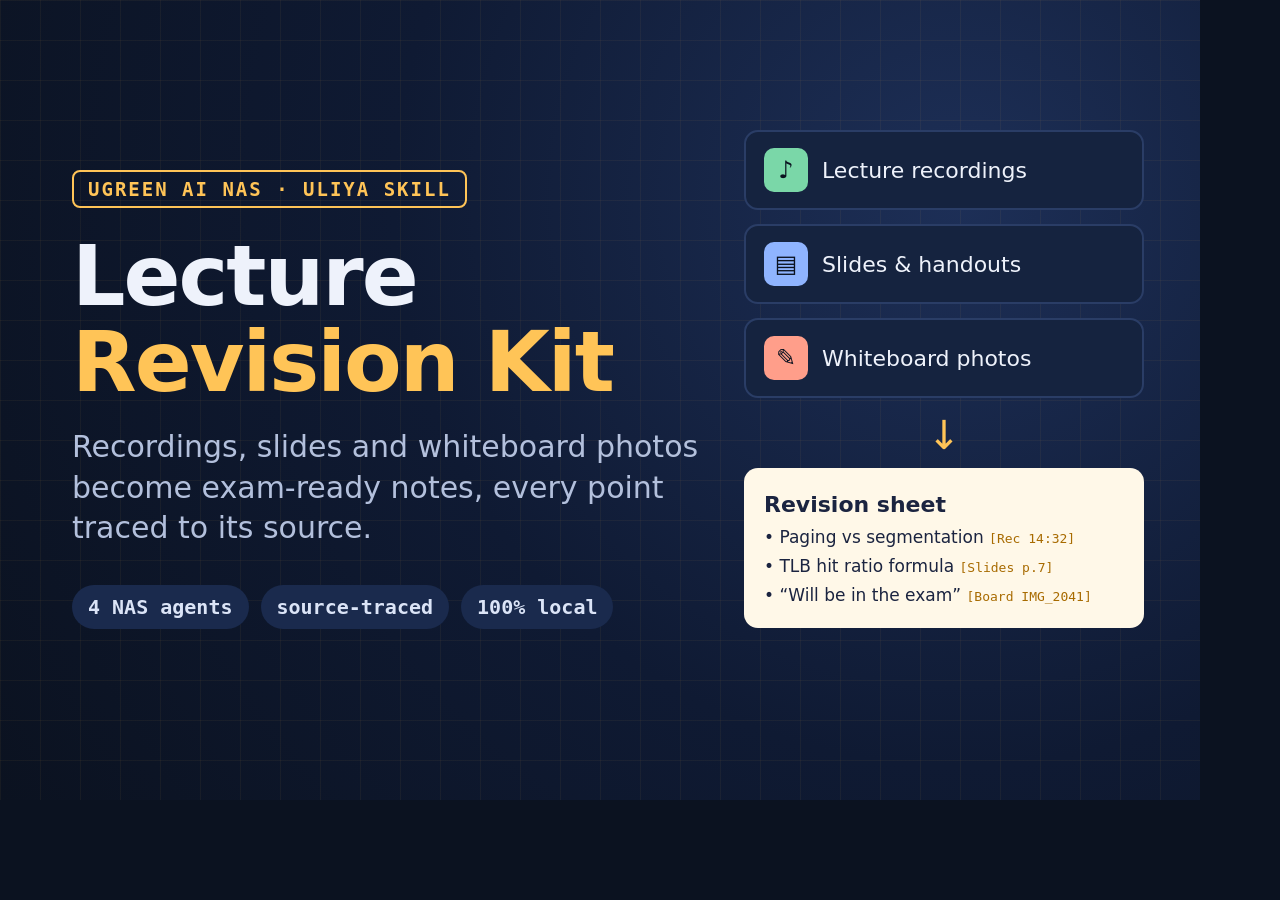
<file: assets/thumbnail.html>
<!doctype html><html><head><meta charset="utf-8"><style>
*{margin:0;box-sizing:border-box}html{background:#0b1220}
body{width:1200px;height:800px;overflow:hidden;font-family:"DejaVu Sans",sans-serif;background:radial-gradient(circle at 80% 25%,#1d2f57 0,#0f1a33 50%,#0b1220 100%);color:#eef2fb;position:relative}
.grid{position:absolute;inset:0;background-image:linear-gradient(rgba(255,196,87,.05) 1px,transparent 1px),linear-gradient(90deg,rgba(255,196,87,.05) 1px,transparent 1px);background-size:40px 40px}
.left{position:absolute;left:72px;top:170px;width:640px}
.tag{display:inline-block;font:600 19px "DejaVu Sans Mono",monospace;color:#ffc457;border:2px solid #ffc457;border-radius:8px;padding:6px 14px;letter-spacing:2px}
h1{font-size:84px;font-weight:800;letter-spacing:-2px;line-height:1.02;margin:26px 0 22px}
h1 span{color:#ffc457}
p{font-size:30px;line-height:1.35;color:#b3c0dc}
.chips{margin-top:36px;display:flex;gap:12px}
.chip{font:600 20px "DejaVu Sans Mono",monospace;background:#1a2a4d;color:#dbe4f7;padding:10px 16px;border-radius:999px}
.right{position:absolute;right:56px;top:130px;width:400px}
.src{display:flex;align-items:center;gap:14px;background:#15233f;border:2px solid #2a3d66;border-radius:14px;padding:16px 18px;margin-bottom:14px;font-size:22px}
.ic{width:44px;height:44px;border-radius:10px;display:flex;align-items:center;justify-content:center;font-size:24px;font-weight:800;color:#0b1220}
.arrow{text-align:center;color:#ffc457;font-size:40px;margin:2px 0 10px}
.out{background:#fff8e8;color:#1b2440;border-radius:14px;padding:18px 20px;font-size:17px;line-height:1.7;white-space:nowrap}
.out b{font-size:22px}.out .s{color:#a86b00;font-family:"DejaVu Sans Mono",monospace;font-size:13px}
</style></head><body><div class="grid"></div>
<div class="left">
 <div class="tag">UGREEN AI NAS · ULIYA SKILL</div>
 <h1>Lecture<br><span>Revision Kit</span></h1>
 <p>Recordings, slides and whiteboard photos<br>become exam-ready notes, every point<br>traced to its source.</p>
 <div class="chips"><div class="chip">4 NAS agents</div><div class="chip">source-traced</div><div class="chip">100% local</div></div>
</div>
<div class="right">
 <div class="src"><div class="ic" style="background:#7ad7a8">♪</div>Lecture recordings</div>
 <div class="src"><div class="ic" style="background:#8fb4ff">▤</div>Slides &amp; handouts</div>
 <div class="src"><div class="ic" style="background:#ff9e8a">✎</div>Whiteboard photos</div>
 <div class="arrow">↓</div>
 <div class="out"><b>Revision sheet</b><br>• Paging vs segmentation <span class="s">[Rec 14:32]</span><br>• TLB hit ratio formula <span class="s">[Slides p.7]</span><br>• “Will be in the exam” <span class="s">[Board IMG_2041]</span></div>
</div>
</body></html>
</file>
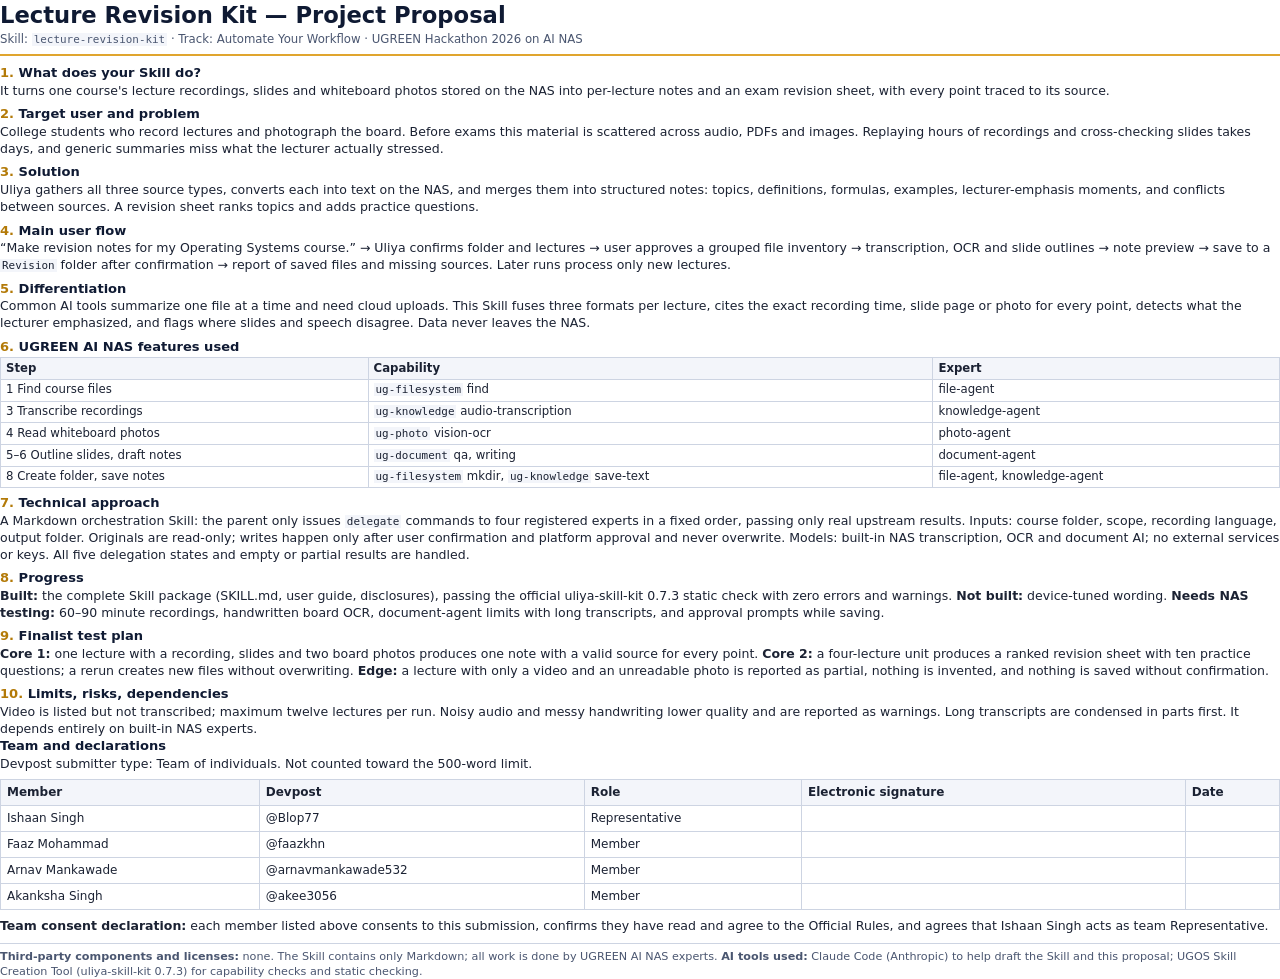
<file: docs/proposal.html>
<!doctype html><html><head><meta charset="utf-8"><title>Lecture Revision Kit – Project Proposal</title><style>
@page{size:A4;margin:12mm 14mm}
*{box-sizing:border-box}
body{font-family:"DejaVu Sans",sans-serif;font-size:9.4pt;line-height:1.34;color:#1b2233;margin:0}
header{border-bottom:2.5px solid #e0a52e;padding-bottom:6px;margin-bottom:8px}
h1{font-size:17pt;margin:0;color:#0f1a33}
.meta{color:#4a5670;font-size:8.8pt;margin-top:2px}
h2{font-size:9.8pt;color:#0f1a33;margin:6px 0 1px}
h2 span{color:#b37a08}
p{margin:0}
table{border-collapse:collapse;width:100%;font-size:8.8pt;margin-top:2px}
td,th{border:1px solid #cdd4e2;padding:2.5px 5px;text-align:left;vertical-align:top}
th{background:#f3f5fa}
code{font-family:"DejaVu Sans Mono",monospace;font-size:8.2pt;background:#f3f5fa;padding:0 2px}
.note{margin-top:8px;border-top:1px solid #cdd4e2;padding-top:5px;font-size:8.4pt;color:#4a5670}
.note.team{color:#1b2233;break-before:page;border-top:0;padding-top:0;margin-top:0;font-size:9.4pt}.note.team h2{margin-top:0}.sig{margin:6px 0 8px;font-size:9pt}.sig td,.sig th{padding:4px 6px;height:26px}.sig td:nth-child(4){width:30%}
</style></head><body>
<header><h1>Lecture Revision Kit — Project Proposal</h1>
<div class="meta">Skill: <code>lecture-revision-kit</code> · Track: Automate Your Workflow · UGREEN Hackathon 2026 on AI NAS</div></header>

<div class="a">
<h2><span>1.</span> What does your Skill do?</h2>
<p>It turns one course's lecture recordings, slides and whiteboard photos stored on the NAS into per-lecture notes and an exam revision sheet, with every point traced to its source.</p>

<h2><span>2.</span> Target user and problem</h2>
<p>College students who record lectures and photograph the board. Before exams this material is scattered across audio, PDFs and images. Replaying hours of recordings and cross-checking slides takes days, and generic summaries miss what the lecturer actually stressed.</p>

<h2><span>3.</span> Solution</h2>
<p>Uliya gathers all three source types, converts each into text on the NAS, and merges them into structured notes: topics, definitions, formulas, examples, lecturer-emphasis moments, and conflicts between sources. A revision sheet ranks topics and adds practice questions.</p>

<h2><span>4.</span> Main user flow</h2>
<p>“Make revision notes for my Operating Systems course.” → Uliya confirms folder and lectures → user approves a grouped file inventory → transcription, OCR and slide outlines → note preview → save to a <code>Revision</code> folder after confirmation → report of saved files and missing sources. Later runs process only new lectures.</p>

<h2><span>5.</span> Differentiation</h2>
<p>Common AI tools summarize one file at a time and need cloud uploads. This Skill fuses three formats per lecture, cites the exact recording time, slide page or photo for every point, detects what the lecturer emphasized, and flags where slides and speech disagree. Data never leaves the NAS.</p>

<h2><span>6.</span> UGREEN AI NAS features used</h2>
<table><tr><th>Step</th><th>Capability</th><th>Expert</th></tr>
<tr><td>1 Find course files</td><td><code>ug-filesystem</code> find</td><td>file-agent</td></tr>
<tr><td>3 Transcribe recordings</td><td><code>ug-knowledge</code> audio-transcription</td><td>knowledge-agent</td></tr>
<tr><td>4 Read whiteboard photos</td><td><code>ug-photo</code> vision-ocr</td><td>photo-agent</td></tr>
<tr><td>5–6 Outline slides, draft notes</td><td><code>ug-document</code> qa, writing</td><td>document-agent</td></tr>
<tr><td>8 Create folder, save notes</td><td><code>ug-filesystem</code> mkdir, <code>ug-knowledge</code> save-text</td><td>file-agent, knowledge-agent</td></tr></table>

<h2><span>7.</span> Technical approach</h2>
<p>A Markdown orchestration Skill: the parent only issues <code>delegate</code> commands to four registered experts in a fixed order, passing only real upstream results. Inputs: course folder, scope, recording language, output folder. Originals are read-only; writes happen only after user confirmation and platform approval and never overwrite. Models: built-in NAS transcription, OCR and document AI; no external services or keys. All five delegation states and empty or partial results are handled.</p>

<h2><span>8.</span> Progress</h2>
<p><b>Built:</b> the complete Skill package (SKILL.md, user guide, disclosures), passing the official uliya-skill-kit 0.7.3 static check with zero errors and warnings. <b>Not built:</b> device-tuned wording. <b>Needs NAS testing:</b> 60–90 minute recordings, handwritten board OCR, document-agent limits with long transcripts, and approval prompts while saving.</p>

<h2><span>9.</span> Finalist test plan</h2>
<p><b>Core 1:</b> one lecture with a recording, slides and two board photos produces one note with a valid source for every point. <b>Core 2:</b> a four-lecture unit produces a ranked revision sheet with ten practice questions; a rerun creates new files without overwriting. <b>Edge:</b> a lecture with only a video and an unreadable photo is reported as partial, nothing is invented, and nothing is saved without confirmation.</p>

<h2><span>10.</span> Limits, risks, dependencies</h2>
<p>Video is listed but not transcribed; maximum twelve lectures per run. Noisy audio and messy handwriting lower quality and are reported as warnings. Long transcripts are condensed in parts first. It depends entirely on built-in NAS experts.</p>
</div>

<div class="note team"><h2>Team and declarations</h2><p>Devpost submitter type: Team of individuals. Not counted toward the 500-word limit.</p>
<table class="sig"><tr><th>Member</th><th>Devpost</th><th>Role</th><th>Electronic signature</th><th>Date</th></tr>
<tr><td>Ishaan Singh</td><td>@Blop77</td><td>Representative</td><td></td><td></td></tr>
<tr><td>Faaz Mohammad</td><td>@faazkhn</td><td>Member</td><td></td><td></td></tr>
<tr><td>Arnav Mankawade</td><td>@arnavmankawade532</td><td>Member</td><td></td><td></td></tr>
<tr><td>Akanksha Singh</td><td>@akee3056</td><td>Member</td><td></td><td></td></tr></table>
<b>Team consent declaration:</b> each member listed above consents to this submission, confirms they have read and agree to the Official Rules, and agrees that Ishaan Singh acts as team Representative.</div>
<div class="note"><b>Third-party components and licenses:</b> none. The Skill contains only Markdown; all work is done by UGREEN AI NAS experts. <b>AI tools used:</b> Claude Code (Anthropic) to help draft the Skill and this proposal; UGOS Skill Creation Tool (uliya-skill-kit 0.7.3) for capability checks and static checking.</div>
</body></html>
</file>
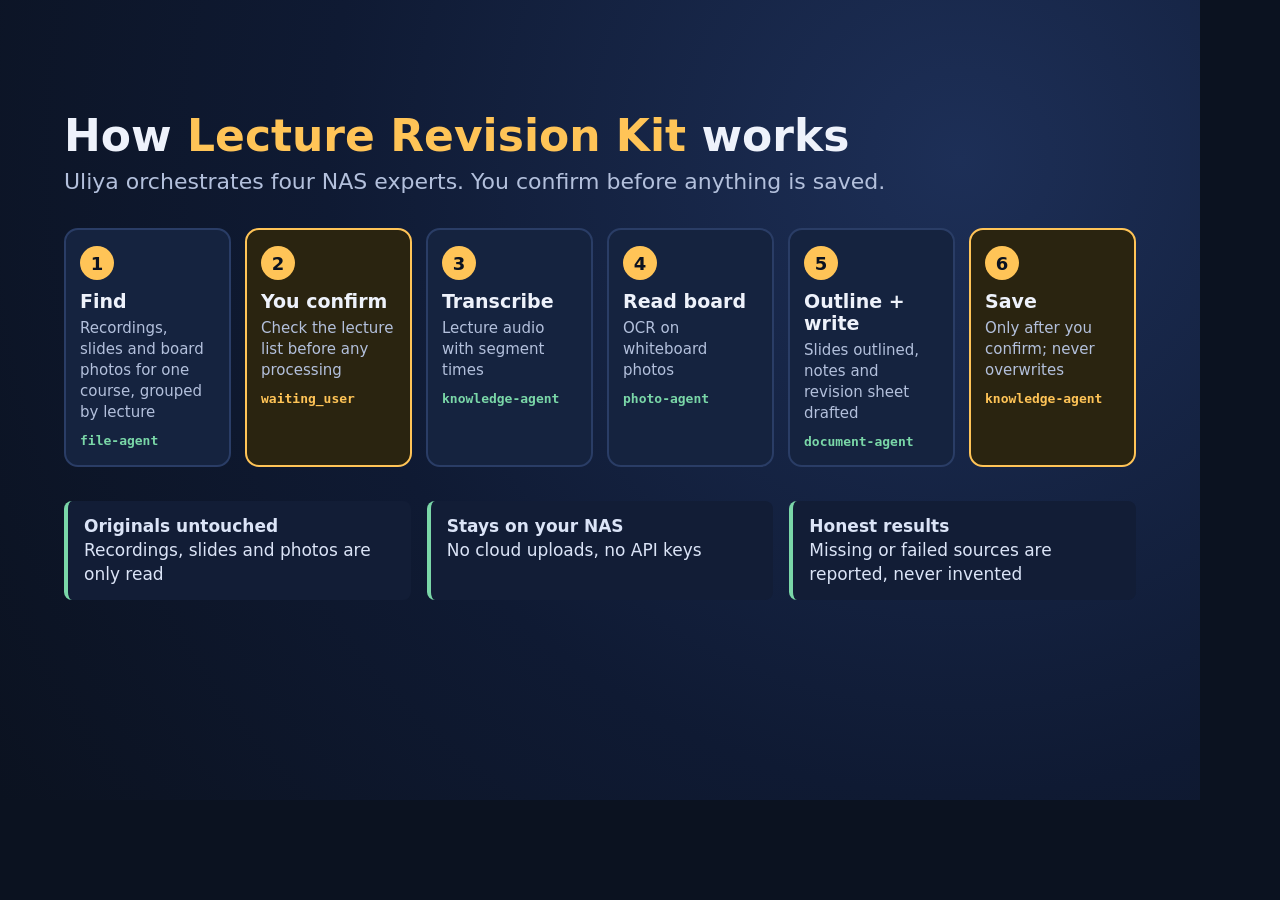
<file: assets/gallery/g2.html>
<!doctype html><html><head><meta charset="utf-8"><link rel="stylesheet" href="base.css"><style>
.row{display:flex;gap:14px;align-items:stretch}
.st{flex:1;background:#15233f;border:2px solid #2a3d66;border-radius:14px;padding:16px 14px;position:relative}
.n{width:34px;height:34px;border-radius:50%;background:#ffc457;color:#0b1220;font-weight:800;display:flex;align-items:center;justify-content:center;font-size:18px;margin-bottom:10px}
.t{font-size:19px;font-weight:700;margin-bottom:6px}.d{font-size:15px;color:#b3c0dc;line-height:1.4}
.ag{margin-top:10px;font:600 13px "DejaVu Sans Mono",monospace;color:#7ad7a8}
.u{border-color:#ffc457;background:#2a2410}
.foot{margin-top:34px;display:flex;gap:16px}
.f{flex:1;background:#121d36;border-left:4px solid #7ad7a8;border-radius:8px;padding:14px 16px;font-size:17px;color:#dbe4f7;line-height:1.4}
</style></head><body style="padding-top:110px">
<h1>How <span>Lecture Revision Kit</span> works</h1>
<div class="sub">Uliya orchestrates four NAS experts. You confirm before anything is saved.</div>
<div class="row">
<div class="st"><div class="n">1</div><div class="t">Find</div><div class="d">Recordings, slides and board photos for one course, grouped by lecture</div><div class="ag">file-agent</div></div>
<div class="st u"><div class="n">2</div><div class="t">You confirm</div><div class="d">Check the lecture list before any processing</div><div class="ag" style="color:#ffc457">waiting_user</div></div>
<div class="st"><div class="n">3</div><div class="t">Transcribe</div><div class="d">Lecture audio with segment times</div><div class="ag">knowledge-agent</div></div>
<div class="st"><div class="n">4</div><div class="t">Read board</div><div class="d">OCR on whiteboard photos</div><div class="ag">photo-agent</div></div>
<div class="st"><div class="n">5</div><div class="t">Outline + write</div><div class="d">Slides outlined, notes and revision sheet drafted</div><div class="ag">document-agent</div></div>
<div class="st u"><div class="n">6</div><div class="t">Save</div><div class="d">Only after you confirm; never overwrites</div><div class="ag" style="color:#ffc457">knowledge-agent</div></div>
</div>
<div class="foot">
<div class="f"><b>Originals untouched</b><br>Recordings, slides and photos are only read</div>
<div class="f"><b>Stays on your NAS</b><br>No cloud uploads, no API keys</div>
<div class="f"><b>Honest results</b><br>Missing or failed sources are reported, never invented</div>
</div></body></html>
</file>
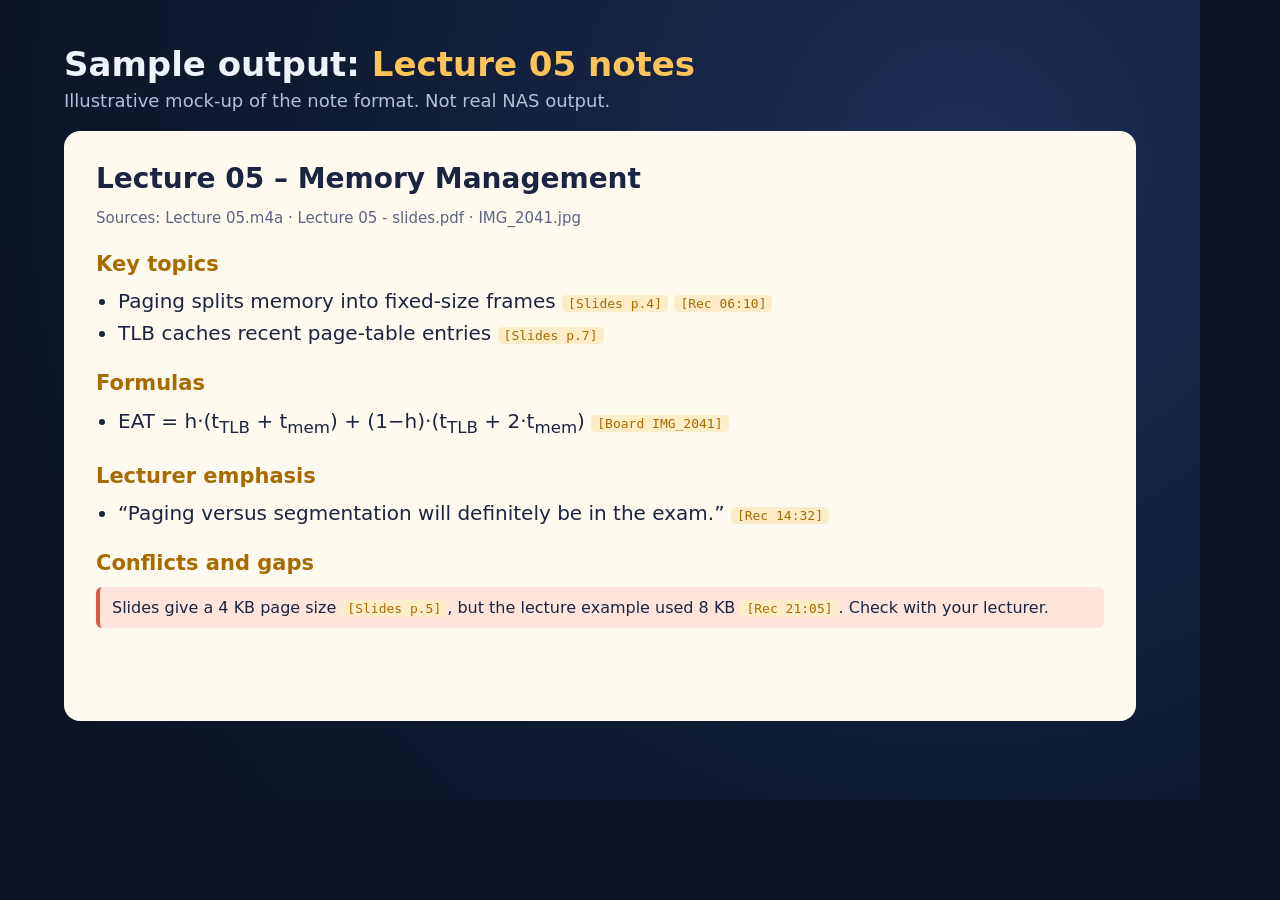
<file: assets/gallery/g3.html>
<!doctype html><html><head><meta charset="utf-8"><link rel="stylesheet" href="base.css"><style>
.doc{background:#fffaf0;color:#1b2440;border-radius:16px;padding:26px 32px;font-size:18px;line-height:1.5;height:590px;overflow:hidden;font-size:20px;line-height:1.6}
.doc h2{font-size:28px;margin-bottom:4px}.doc h3{font-size:21px;color:#a86b00;margin:18px 0 4px}
.s{font:13px "DejaVu Sans Mono",monospace;color:#a86b00;background:#fdecc8;padding:1px 6px;border-radius:5px;white-space:nowrap}
.warn{background:#ffe4dd;border-left:4px solid #e0573f;padding:8px 12px;border-radius:6px;margin-top:6px;font-size:16px}
ul{padding-left:22px}
</style></head><body style="padding:44px 64px">
<h1 style="font-size:34px;margin-bottom:6px">Sample output: <span>Lecture 05 notes</span></h1><div class="sub" style="font-size:18px;margin-bottom:20px">Illustrative mock-up of the note format. Not real NAS output.</div>
<div class="doc">
<h2>Lecture 05 – Memory Management</h2>
<div style="color:#5a6480;font-size:15px">Sources: Lecture 05.m4a · Lecture 05 - slides.pdf · IMG_2041.jpg</div>
<h3>Key topics</h3>
<ul><li>Paging splits memory into fixed-size frames <span class="s">[Slides p.4]</span> <span class="s">[Rec 06:10]</span></li>
<li>TLB caches recent page-table entries <span class="s">[Slides p.7]</span></li></ul>
<h3>Formulas</h3>
<ul><li>EAT = h·(t<sub>TLB</sub> + t<sub>mem</sub>) + (1−h)·(t<sub>TLB</sub> + 2·t<sub>mem</sub>) <span class="s">[Board IMG_2041]</span></li></ul>
<h3>Lecturer emphasis</h3>
<ul><li>“Paging versus segmentation will definitely be in the exam.” <span class="s">[Rec 14:32]</span></li></ul>
<h3>Conflicts and gaps</h3>
<div class="warn">Slides give a 4 KB page size <span class="s">[Slides p.5]</span>, but the lecture example used 8 KB <span class="s">[Rec 21:05]</span>. Check with your lecturer.</div>
</div></body></html>
</file>
<file: assets/gallery/base.css>
*{margin:0;box-sizing:border-box}html{background:#0b1220}
body{width:1200px;height:800px;overflow:hidden;font-family:"DejaVu Sans",sans-serif;background:radial-gradient(circle at 80% 20%,#1d2f57 0,#0f1a33 55%,#0b1220 100%);color:#eef2fb;padding:56px 64px}
h1{font-size:44px;font-weight:800;margin-bottom:8px}h1 span{color:#ffc457}
.sub{color:#b3c0dc;font-size:22px;margin-bottom:34px}
.mono{font-family:"DejaVu Sans Mono",monospace}
</file>
